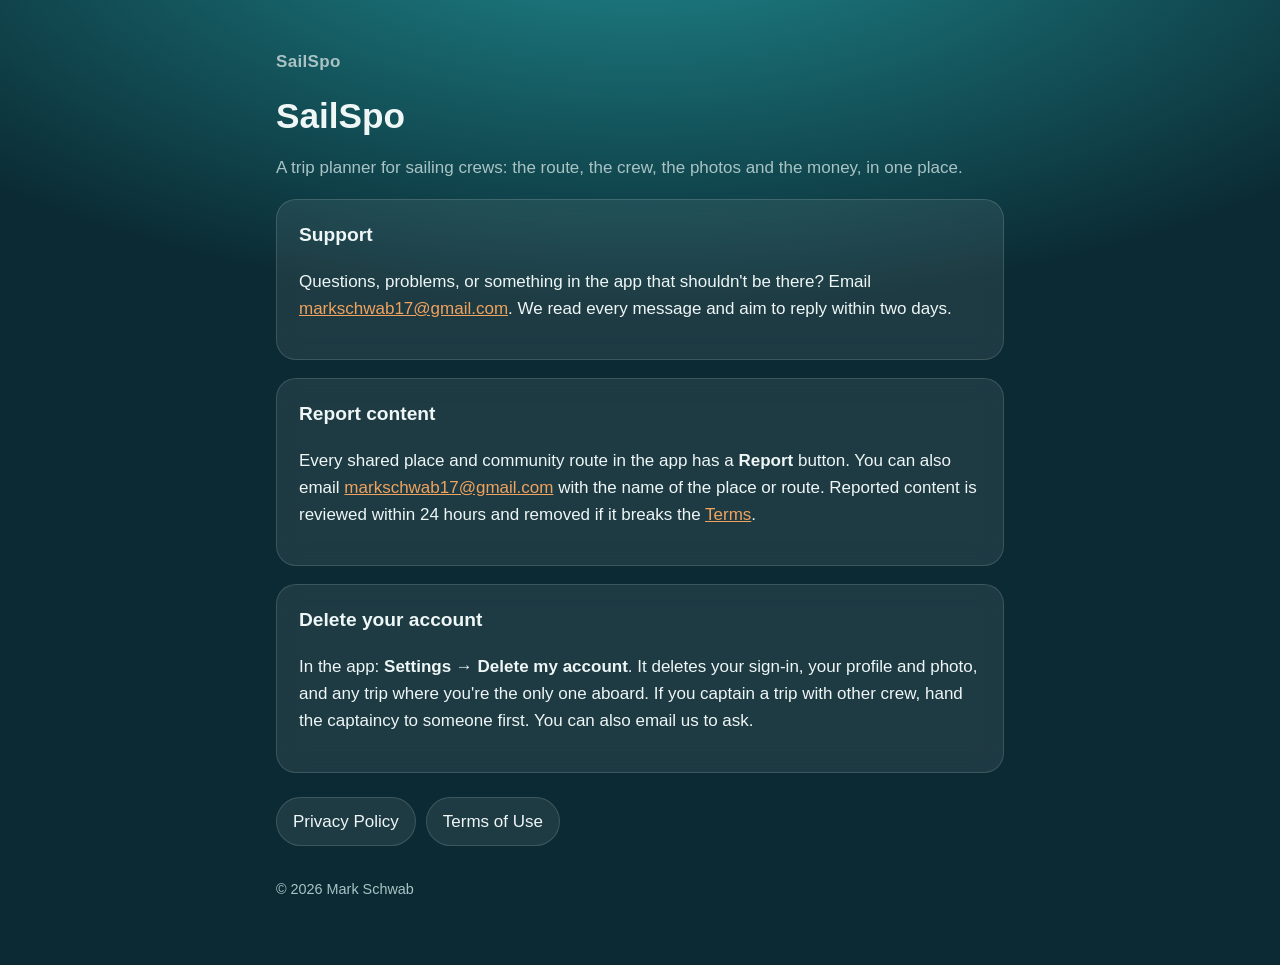
<file: index.html>
<!doctype html>
<html lang="en">
<head>
<meta charset="utf-8">
<meta name="viewport" content="width=device-width, initial-scale=1">
<title>SailSpo Support</title>
<link rel="stylesheet" href="style.css">
</head>
<body>
<main>
  <header><a href="./">SailSpo</a></header>
  <h1>SailSpo</h1>
  <p class="muted">A trip planner for sailing crews: the route, the crew, the photos and the money, in one place.</p>

  <section>
    <h2>Support</h2>
    <p>Questions, problems, or something in the app that shouldn't be there? Email <a href="mailto:markschwab17@gmail.com">markschwab17@gmail.com</a>. We read every message and aim to reply within two days.</p>
  </section>

  <section>
    <h2>Report content</h2>
    <p>Every shared place and community route in the app has a <strong>Report</strong> button. You can also email <a href="mailto:markschwab17@gmail.com?subject=SailSpo%20content%20report">markschwab17@gmail.com</a> with the name of the place or route. Reported content is reviewed within 24 hours and removed if it breaks the <a href="terms.html">Terms</a>.</p>
  </section>

  <section>
    <h2>Delete your account</h2>
    <p>In the app: <strong>Settings → Delete my account</strong>. It deletes your sign-in, your profile and photo, and any trip where you're the only one aboard. If you captain a trip with other crew, hand the captaincy to someone first. You can also email us to ask.</p>
  </section>

  <nav>
    <a href="privacy.html">Privacy Policy</a>
    <a href="terms.html">Terms of Use</a>
  </nav>
  <footer>© 2026 Mark Schwab</footer>
</main>
</body>
</html>
</file>
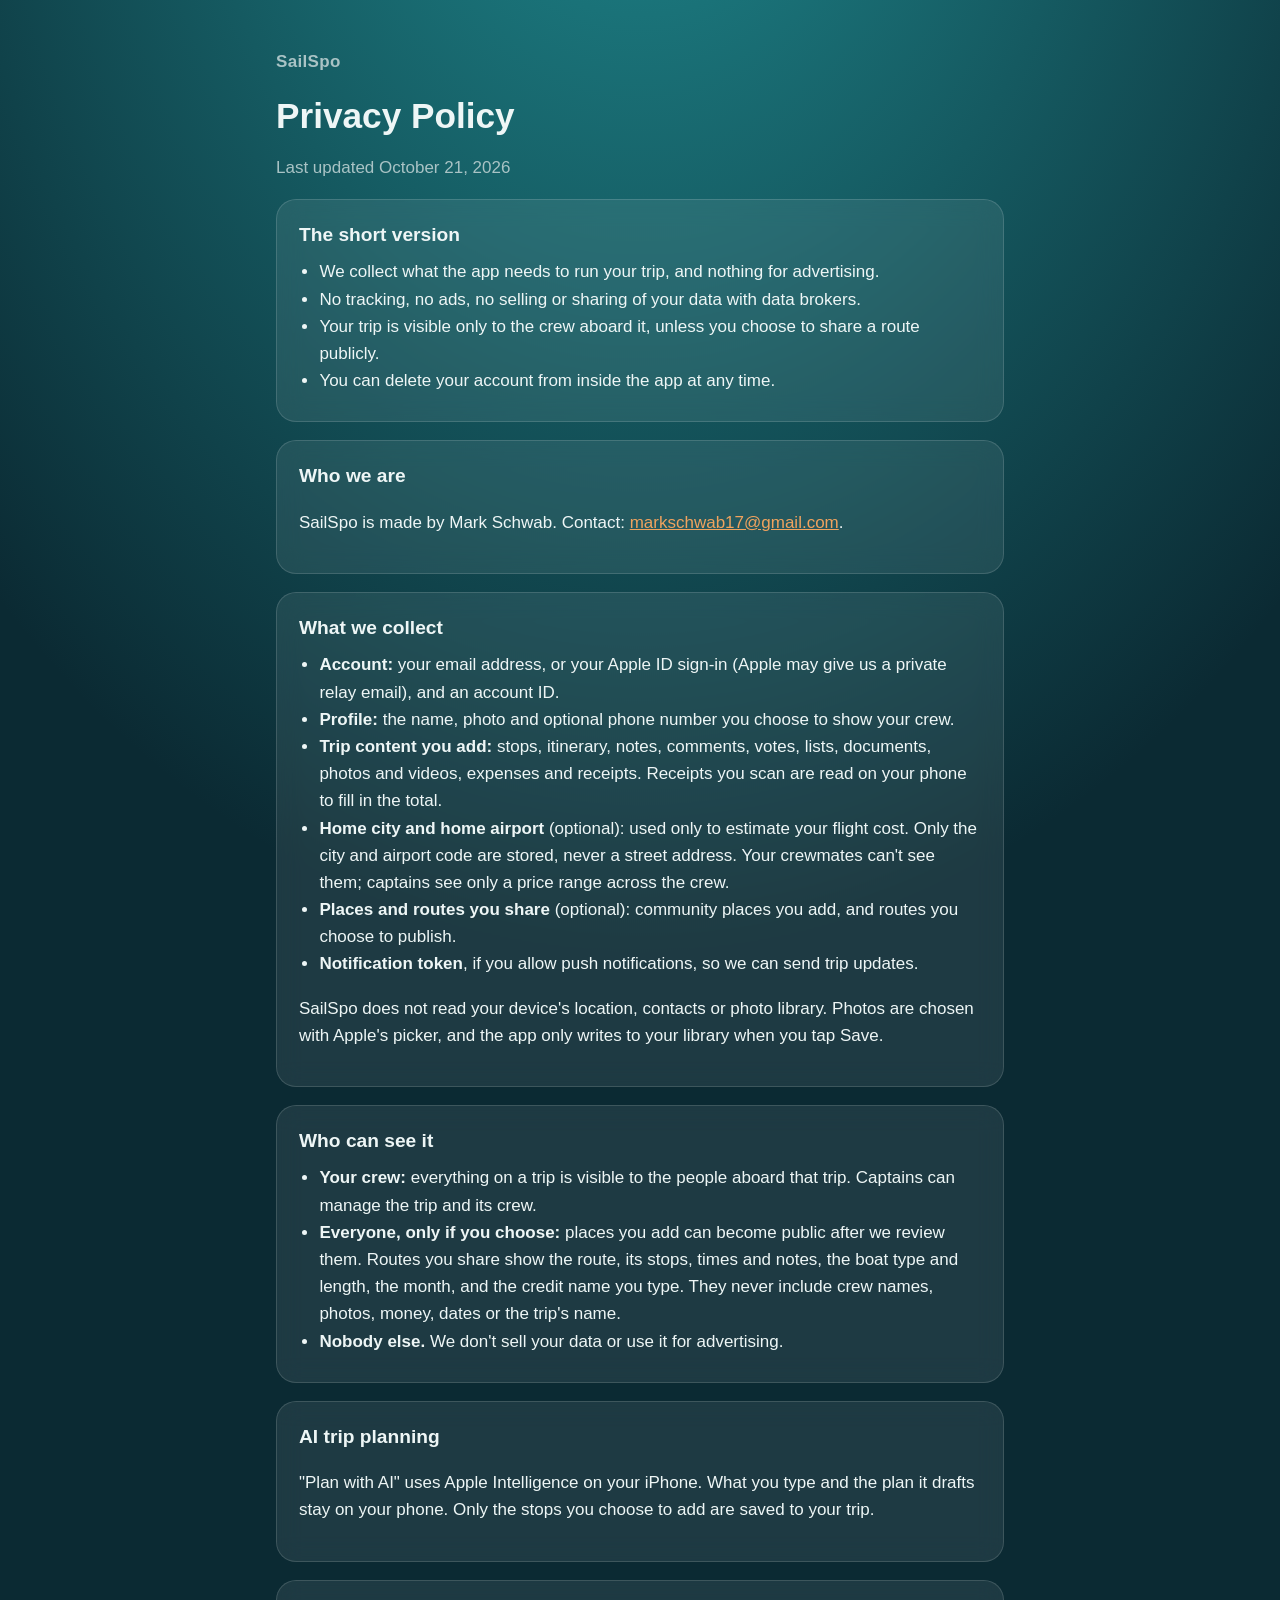
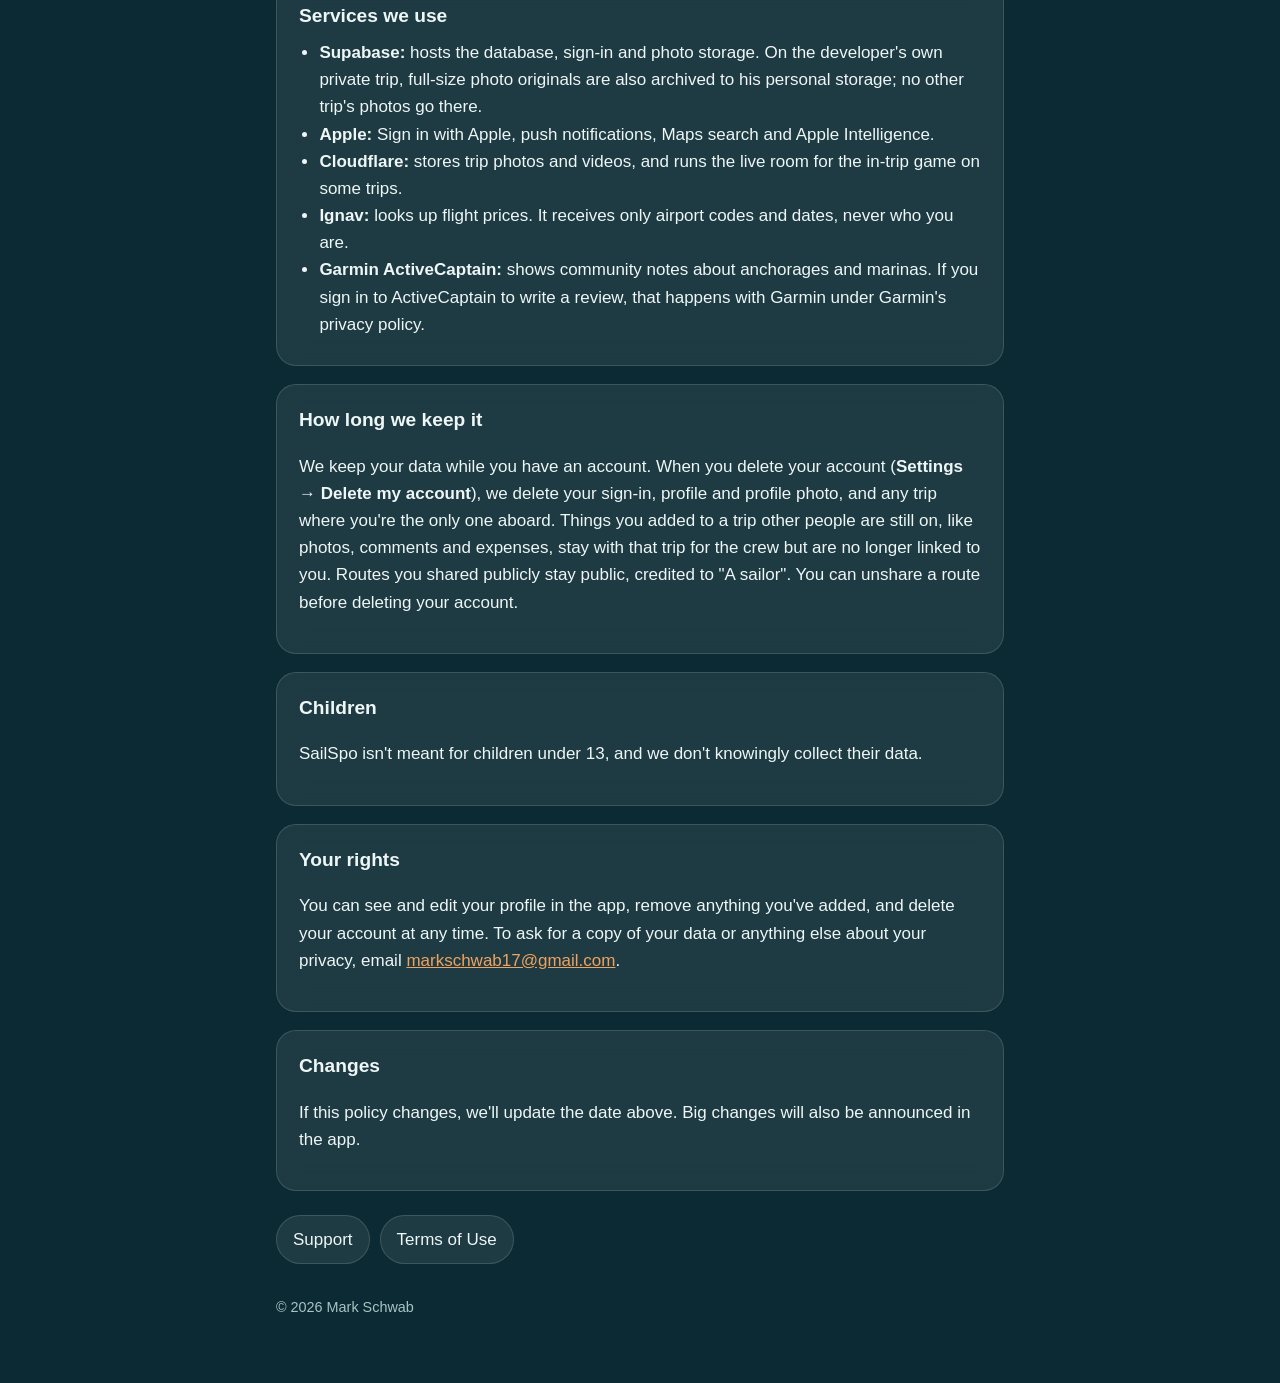
<file: privacy.html>
<!doctype html>
<html lang="en">
<head>
<meta charset="utf-8">
<meta name="viewport" content="width=device-width, initial-scale=1">
<title>SailSpo Privacy Policy</title>
<link rel="stylesheet" href="style.css">
</head>
<body>
<main>
  <header><a href="./">SailSpo</a></header>
  <h1>Privacy Policy</h1>
  <p class="muted">Last updated October 21, 2026</p>

  <section>
    <h2>The short version</h2>
    <ul>
      <li>We collect what the app needs to run your trip, and nothing for advertising.</li>
      <li>No tracking, no ads, no selling or sharing of your data with data brokers.</li>
      <li>Your trip is visible only to the crew aboard it, unless you choose to share a route publicly.</li>
      <li>You can delete your account from inside the app at any time.</li>
    </ul>
  </section>

  <section>
    <h2>Who we are</h2>
    <p>SailSpo is made by Mark Schwab. Contact: <a href="mailto:markschwab17@gmail.com">markschwab17@gmail.com</a>.</p>
  </section>

  <section>
    <h2>What we collect</h2>
    <ul>
      <li><strong>Account:</strong> your email address, or your Apple ID sign-in (Apple may give us a private relay email), and an account ID.</li>
      <li><strong>Profile:</strong> the name, photo and optional phone number you choose to show your crew.</li>
      <li><strong>Trip content you add:</strong> stops, itinerary, notes, comments, votes, lists, documents, photos and videos, expenses and receipts. Receipts you scan are read on your phone to fill in the total.</li>
      <li><strong>Home city and home airport</strong> (optional): used only to estimate your flight cost. Only the city and airport code are stored, never a street address. Your crewmates can't see them; captains see only a price range across the crew.</li>
      <li><strong>Places and routes you share</strong> (optional): community places you add, and routes you choose to publish.</li>
      <li><strong>Notification token</strong>, if you allow push notifications, so we can send trip updates.</li>
    </ul>
    <p>SailSpo does not read your device's location, contacts or photo library. Photos are chosen with Apple's picker, and the app only writes to your library when you tap Save.</p>
  </section>

  <section>
    <h2>Who can see it</h2>
    <ul>
      <li><strong>Your crew:</strong> everything on a trip is visible to the people aboard that trip. Captains can manage the trip and its crew.</li>
      <li><strong>Everyone, only if you choose:</strong> places you add can become public after we review them. Routes you share show the route, its stops, times and notes, the boat type and length, the month, and the credit name you type. They never include crew names, photos, money, dates or the trip's name.</li>
      <li><strong>Nobody else.</strong> We don't sell your data or use it for advertising.</li>
    </ul>
  </section>

  <section>
    <h2>AI trip planning</h2>
    <p>"Plan with AI" uses Apple Intelligence on your iPhone. What you type and the plan it drafts stay on your phone. Only the stops you choose to add are saved to your trip.</p>
  </section>

  <section>
    <h2>Services we use</h2>
    <ul>
      <li><strong>Supabase:</strong> hosts the database, sign-in and photo storage. On the developer's own private trip, full-size photo originals are also archived to his personal storage; no other trip's photos go there.</li>
      <li><strong>Apple:</strong> Sign in with Apple, push notifications, Maps search and Apple Intelligence.</li>
      <li><strong>Cloudflare:</strong> stores trip photos and videos, and runs the live room for the in-trip game on some trips.</li>
      <li><strong>Ignav:</strong> looks up flight prices. It receives only airport codes and dates, never who you are.</li>
      <li><strong>Garmin ActiveCaptain:</strong> shows community notes about anchorages and marinas. If you sign in to ActiveCaptain to write a review, that happens with Garmin under Garmin's privacy policy.</li>
    </ul>
  </section>

  <section>
    <h2>How long we keep it</h2>
    <p>We keep your data while you have an account. When you delete your account (<strong>Settings → Delete my account</strong>), we delete your sign-in, profile and profile photo, and any trip where you're the only one aboard. Things you added to a trip other people are still on, like photos, comments and expenses, stay with that trip for the crew but are no longer linked to you. Routes you shared publicly stay public, credited to "A sailor". You can unshare a route before deleting your account.</p>
  </section>

  <section>
    <h2>Children</h2>
    <p>SailSpo isn't meant for children under 13, and we don't knowingly collect their data.</p>
  </section>

  <section>
    <h2>Your rights</h2>
    <p>You can see and edit your profile in the app, remove anything you've added, and delete your account at any time. To ask for a copy of your data or anything else about your privacy, email <a href="mailto:markschwab17@gmail.com">markschwab17@gmail.com</a>.</p>
  </section>

  <section>
    <h2>Changes</h2>
    <p>If this policy changes, we'll update the date above. Big changes will also be announced in the app.</p>
  </section>

  <nav>
    <a href="./">Support</a>
    <a href="terms.html">Terms of Use</a>
  </nav>
  <footer>© 2026 Mark Schwab</footer>
</main>
</body>
</html>
</file>
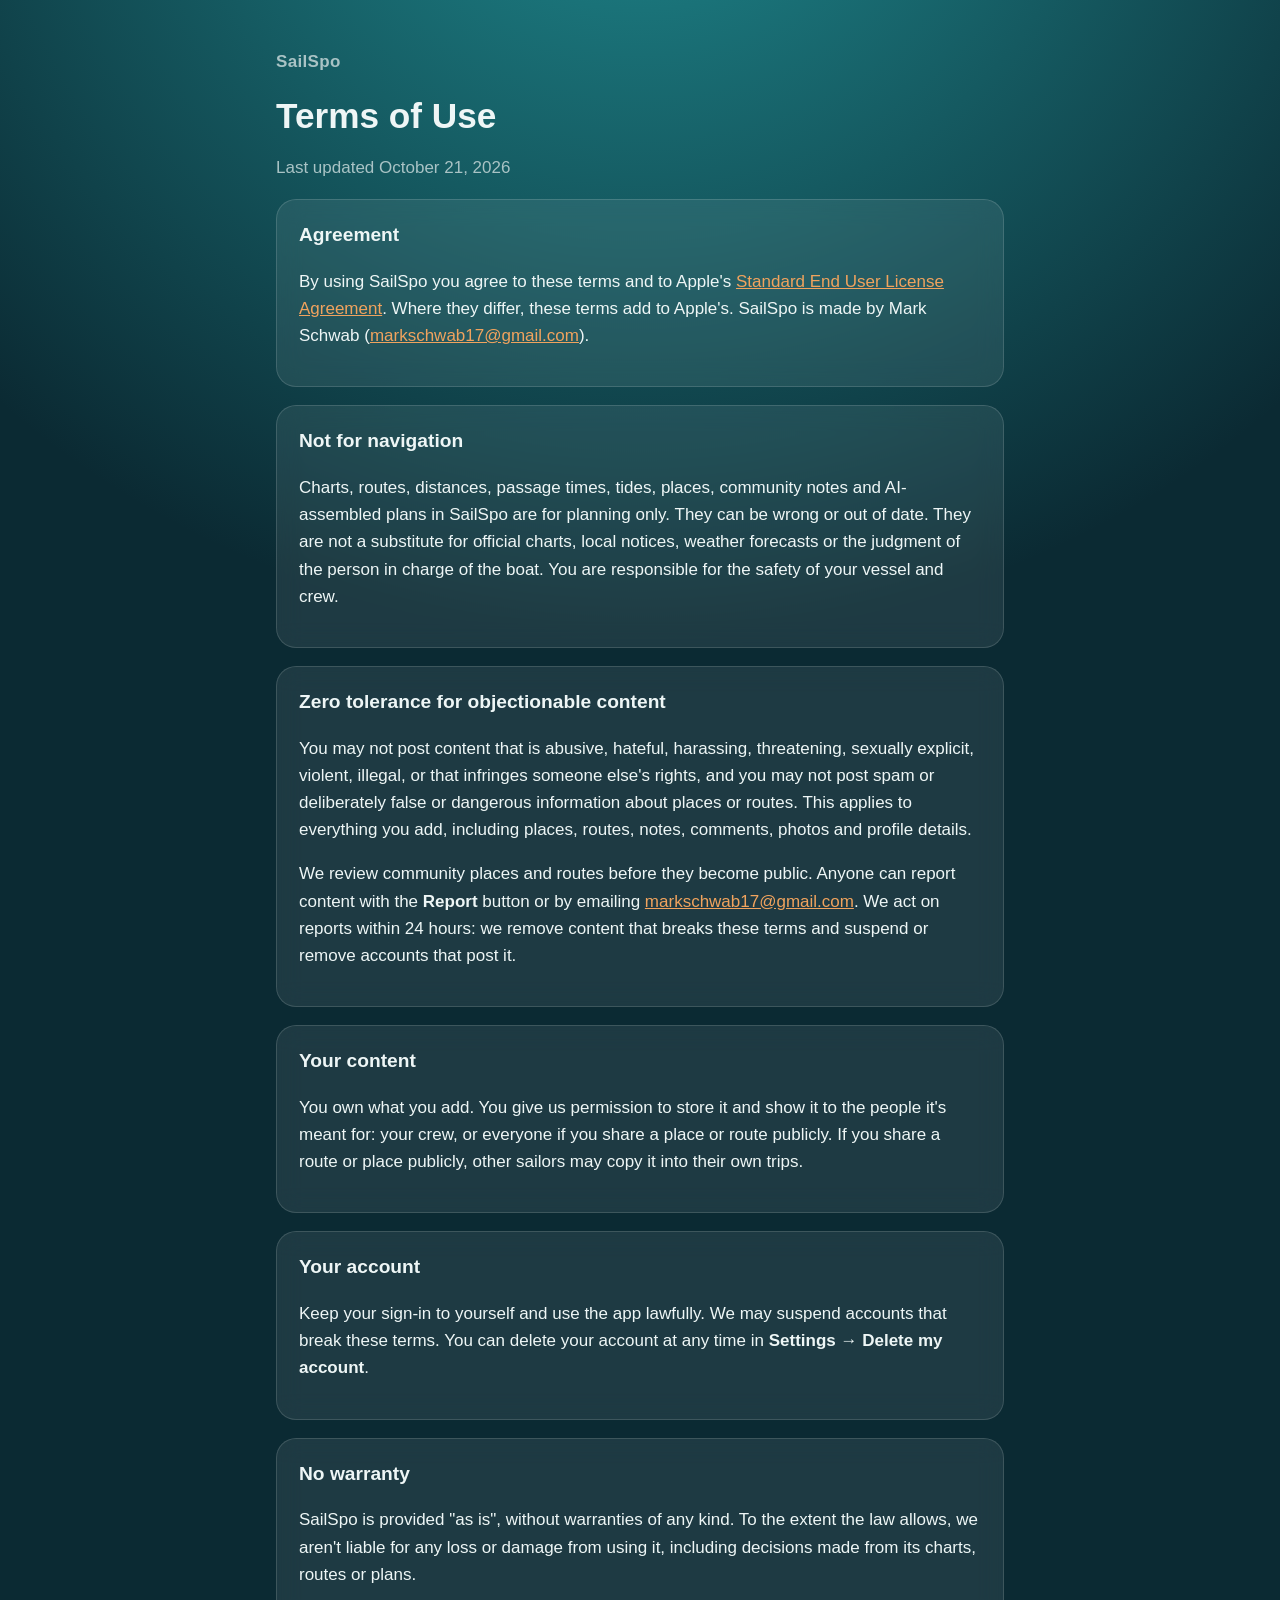
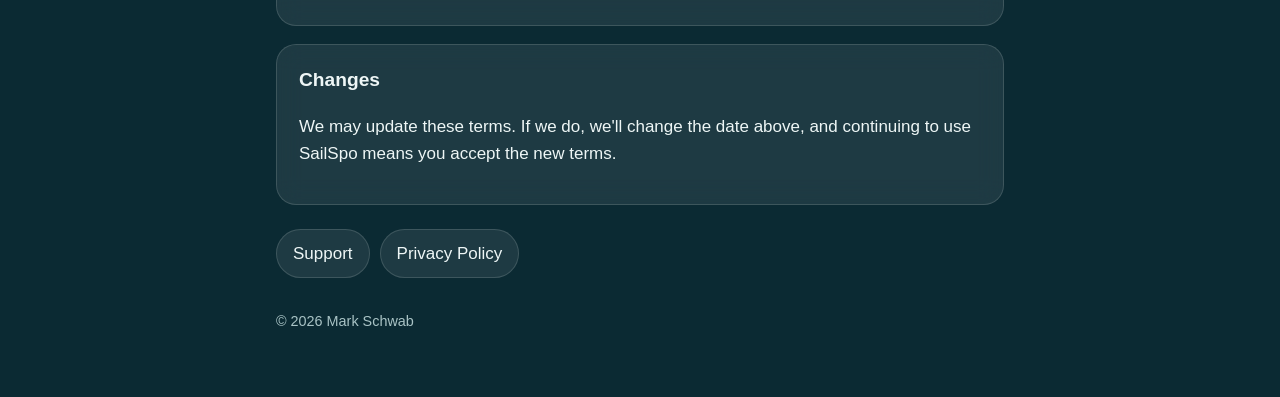
<file: terms.html>
<!doctype html>
<html lang="en">
<head>
<meta charset="utf-8">
<meta name="viewport" content="width=device-width, initial-scale=1">
<title>SailSpo Terms of Use</title>
<link rel="stylesheet" href="style.css">
</head>
<body>
<main>
  <header><a href="./">SailSpo</a></header>
  <h1>Terms of Use</h1>
  <p class="muted">Last updated October 21, 2026</p>

  <section>
    <h2>Agreement</h2>
    <p>By using SailSpo you agree to these terms and to Apple's <a href="https://www.apple.com/legal/internet-services/itunes/dev/stdeula/">Standard End User License Agreement</a>. Where they differ, these terms add to Apple's. SailSpo is made by Mark Schwab (<a href="mailto:markschwab17@gmail.com">markschwab17@gmail.com</a>).</p>
  </section>

  <section>
    <h2>Not for navigation</h2>
    <p>Charts, routes, distances, passage times, tides, places, community notes and AI-assembled plans in SailSpo are for planning only. They can be wrong or out of date. They are not a substitute for official charts, local notices, weather forecasts or the judgment of the person in charge of the boat. You are responsible for the safety of your vessel and crew.</p>
  </section>

  <section>
    <h2>Zero tolerance for objectionable content</h2>
    <p>You may not post content that is abusive, hateful, harassing, threatening, sexually explicit, violent, illegal, or that infringes someone else's rights, and you may not post spam or deliberately false or dangerous information about places or routes. This applies to everything you add, including places, routes, notes, comments, photos and profile details.</p>
    <p>We review community places and routes before they become public. Anyone can report content with the <strong>Report</strong> button or by emailing <a href="mailto:markschwab17@gmail.com?subject=SailSpo%20content%20report">markschwab17@gmail.com</a>. We act on reports within 24 hours: we remove content that breaks these terms and suspend or remove accounts that post it.</p>
  </section>

  <section>
    <h2>Your content</h2>
    <p>You own what you add. You give us permission to store it and show it to the people it's meant for: your crew, or everyone if you share a place or route publicly. If you share a route or place publicly, other sailors may copy it into their own trips.</p>
  </section>

  <section>
    <h2>Your account</h2>
    <p>Keep your sign-in to yourself and use the app lawfully. We may suspend accounts that break these terms. You can delete your account at any time in <strong>Settings → Delete my account</strong>.</p>
  </section>

  <section>
    <h2>No warranty</h2>
    <p>SailSpo is provided "as is", without warranties of any kind. To the extent the law allows, we aren't liable for any loss or damage from using it, including decisions made from its charts, routes or plans.</p>
  </section>

  <section>
    <h2>Changes</h2>
    <p>We may update these terms. If we do, we'll change the date above, and continuing to use SailSpo means you accept the new terms.</p>
  </section>

  <nav>
    <a href="./">Support</a>
    <a href="privacy.html">Privacy Policy</a>
  </nav>
  <footer>© 2026 Mark Schwab</footer>
</main>
</body>
</html>
</file>
<file: style.css>
:root {
  --bg: #0b2a33;
  --glow: #1f8a8f;
  --card: rgba(255, 255, 255, 0.08);
  --line: rgba(255, 255, 255, 0.14);
  --text: #eef6f6;
  --muted: #a9c3c5;
  --accent: #f0a35e;
}
* { box-sizing: border-box; }
html, body { margin: 0; }
body {
  background: var(--bg) radial-gradient(120% 70% at 50% -10%, var(--glow) 0%, transparent 60%) no-repeat;
  color: var(--text);
  font: 17px/1.6 -apple-system, BlinkMacSystemFont, "SF Pro Text", "Helvetica Neue", Arial, sans-serif;
  min-height: 100vh;
}
main { max-width: 760px; margin: 0 auto; padding: 48px 16px 64px; }
header a { color: var(--muted); text-decoration: none; font-weight: 600; letter-spacing: 0.02em; }
h1 { font-size: 2.2rem; line-height: 1.15; margin: 0.6em 0 0.2em; }
h2 { font-size: 1.2rem; margin: 0 0 0.4em; }
p, li { color: var(--text); }
.muted { color: var(--muted); }
section {
  background: var(--card);
  border: 1px solid var(--line);
  border-radius: 20px;
  padding: 20px 22px;
  margin: 18px 0;
  backdrop-filter: blur(12px);
}
ul { padding-left: 1.2em; margin: 0.4em 0; }
a { color: var(--accent); }
nav { display: flex; flex-wrap: wrap; gap: 10px; margin-top: 24px; }
nav a {
  display: inline-block; padding: 10px 16px; border-radius: 999px;
  background: var(--card); border: 1px solid var(--line); color: var(--text); text-decoration: none;
}
footer { margin-top: 32px; color: var(--muted); font-size: 0.9rem; }
</file>
